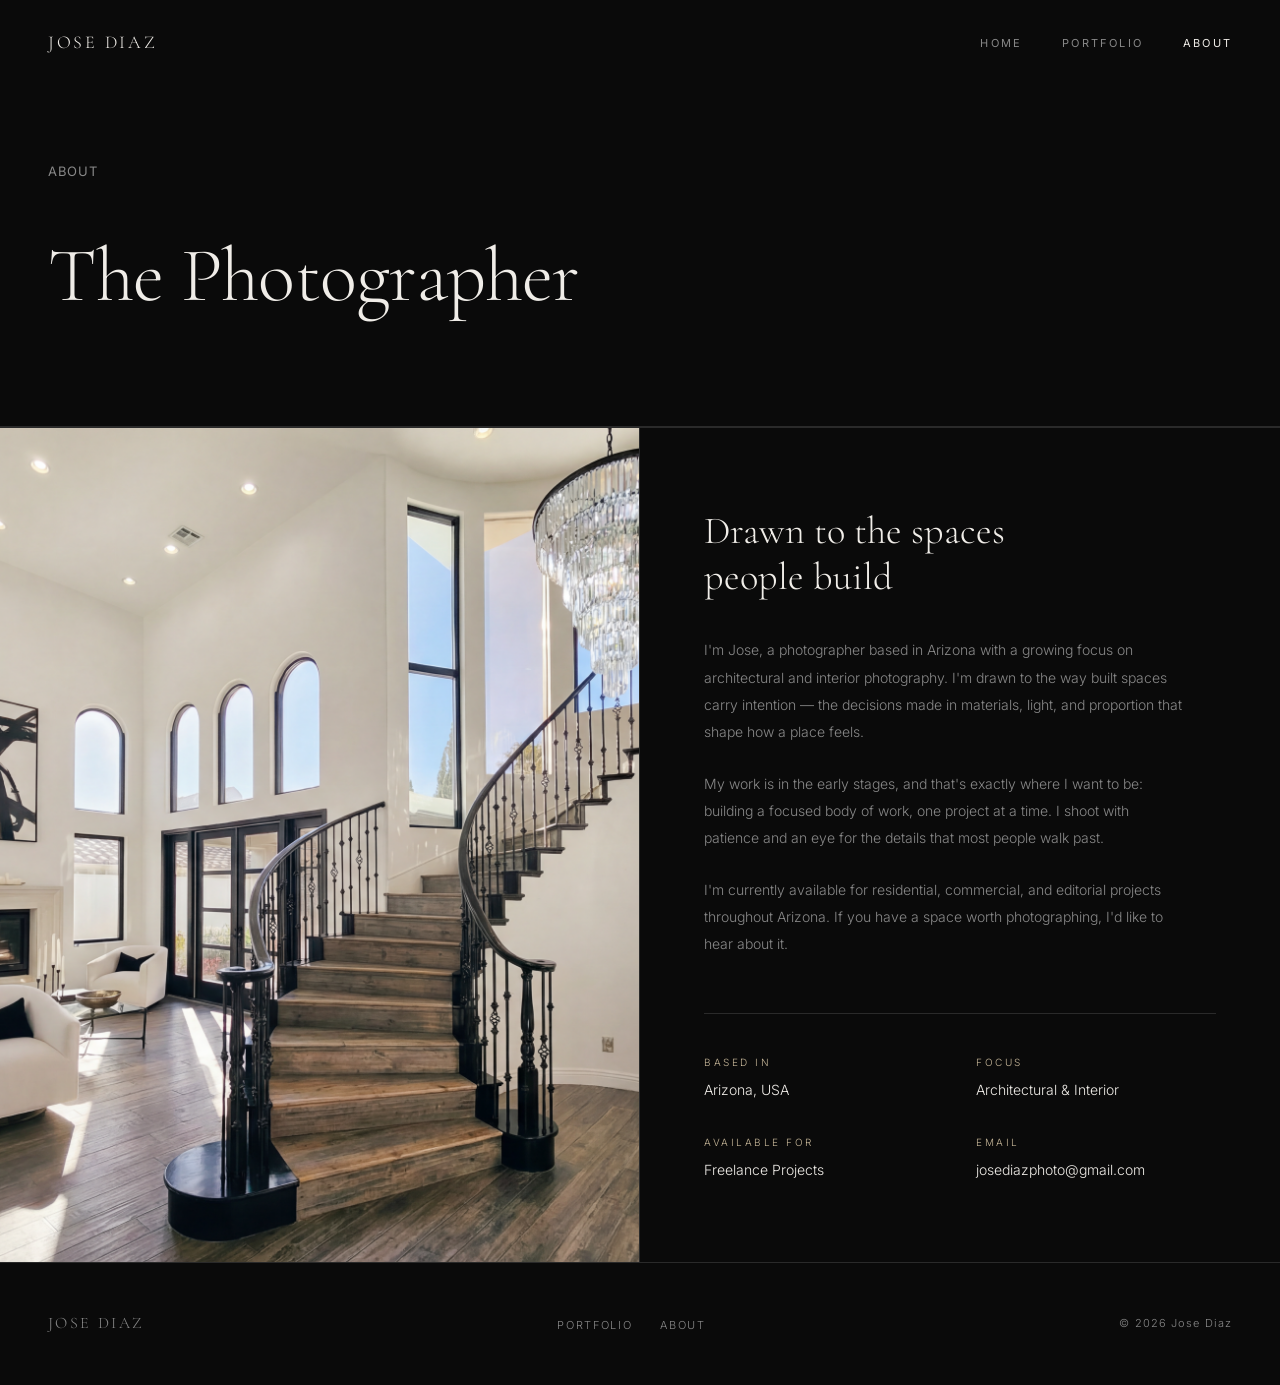
<file: About/index.html>
<!DOCTYPE html>
<html lang="en">
<head>
  <meta charset="UTF-8">
  <meta name="viewport" content="width=device-width, initial-scale=1.0">
  <title>About — Jose Diaz</title>
  <meta name="description" content="About Jose Diaz — architectural photographer based in Arizona.">
  <link rel="stylesheet" href="../css/style.css">
</head>
<body>

  <nav class="nav" aria-label="Main navigation">
    <a class="nav-logo" href="/">Jose Diaz</a>
    <button class="nav-toggle" aria-label="Toggle menu" aria-expanded="false">
      <span></span><span></span><span></span>
    </button>
    <ul class="nav-links" role="list">
      <li><a href="/">Home</a></li>
      <li><a href="/portfolio/">Portfolio</a></li>
      <li><a href="/about/" class="active">About</a></li>
    </ul>
  </nav>

  <header class="page-header fade-up">
    <p class="section-label">About</p>
    <h1>The Photographer</h1>
  </header>

  <section class="about-grid" aria-label="About Jose Diaz">
    <div class="about-image-col">
      <img src="../images/architectural/Staircase.png" alt="Jose Diaz" style="height: 100%; object-fit: cover;">
    </div>
    <div class="about-text-col fade-up">
      <h2>Drawn to the spaces<br>people build</h2>
      <p>I'm Jose, a photographer based in Arizona with a growing focus on architectural and interior photography. I'm drawn to the way built spaces carry intention — the decisions made in materials, light, and proportion that shape how a place feels.</p>
      <p>My work is in the early stages, and that's exactly where I want to be: building a focused body of work, one project at a time. I shoot with patience and an eye for the details that most people walk past.</p>
      <p>I'm currently available for residential, commercial, and editorial projects throughout Arizona. If you have a space worth photographing, I'd like to hear about it.</p>

      <div class="about-detail-list">
        <div class="detail-item"><label>Based in</label><span>Arizona, USA</span></div>
        <div class="detail-item"><label>Focus</label><span>Architectural &amp; Interior</span></div>
        <div class="detail-item"><label>Available for</label><span>Freelance Projects</span></div>
        <div class="detail-item"><label>Email</label><span>josediazphoto@gmail.com</span></div>
      </div>
    </div>
  </section>

  <footer class="site-footer">
    <span class="footer-logo">Jose Diaz</span>
    <ul class="footer-links" role="list">
      <li><a href="/portfolio/">Portfolio</a></li>
      <li><a href="/about/">About</a></li>
    </ul>
    <p class="footer-copy">&copy; <span id="year"></span> Jose Diaz</p>
  </footer>

  <script src="../js/main.js"></script>
  <script>document.getElementById('year').textContent = new Date().getFullYear();</script>
</body>
</html>
</file>
<file: css/style.css>
/* ============================================
   JOSE DIAZ — ARCHITECTURAL PHOTOGRAPHY
   style.css
   ============================================ */

@import url('https://fonts.googleapis.com/css2?family=Cormorant+Garamond:ital,wght@0,300;0,400;0,500;1,300;1,400&family=Inter:wght@300;400;500&display=swap');

/* ── Reset & Base ── */
*, *::before, *::after {
  box-sizing: border-box;
  margin: 0;
  padding: 0;
}

:root {
  --black:      #0a0a0a;
  --surface:    #141414;
  --border:     #2a2a2a;
  --stone:      #c8b89a;
  --off-white:  #f0ede8;
  --muted:      #888;
  --font-display: 'Cormorant Garamond', serif;
  --font-body:    'Inter', sans-serif;
}

html { scroll-behavior: smooth; }

body {
  background: var(--black);
  color: var(--off-white);
  font-family: var(--font-body);
  font-weight: 300;
  font-size: 15px;
  line-height: 1.6;
  -webkit-font-smoothing: antialiased;
}

img {
  display: block;
  width: 100%;
  height: 100%;
  object-fit: cover;
}

a {
  color: inherit;
  text-decoration: none;
}

/* ── Navigation ── */
.nav {
  position: fixed;
  top: 0;
  left: 0;
  right: 0;
  z-index: 100;
  display: flex;
  align-items: center;
  justify-content: space-between;
  padding: 28px 48px;
  transition: background 0.4s ease, padding 0.3s ease;
}

.nav.scrolled {
  background: rgba(10, 10, 10, 0.92);
  backdrop-filter: blur(12px);
  padding: 18px 48px;
  border-bottom: 1px solid var(--border);
}

.nav-logo {
  font-family: var(--font-display);
  font-size: 18px;
  font-weight: 300;
  letter-spacing: 0.15em;
  text-transform: uppercase;
  color: var(--off-white);
}

.nav-links {
  display: flex;
  gap: 40px;
  list-style: none;
}

.nav-links a {
  font-size: 11px;
  font-weight: 400;
  letter-spacing: 0.2em;
  text-transform: uppercase;
  color: var(--muted);
  transition: color 0.2s;
}

.nav-links a:hover,
.nav-links a.active {
  color: var(--off-white);
}

.nav-toggle {
  display: none;
  flex-direction: column;
  gap: 5px;
  cursor: pointer;
  background: none;
  border: none;
  padding: 4px;
}

.nav-toggle span {
  display: block;
  width: 22px;
  height: 1px;
  background: var(--off-white);
  transition: all 0.3s;
}

/* ── Hero ── */
.hero {
  position: relative;
  height: 100vh;
  min-height: 600px;
  overflow: hidden;
}

.hero-image {
  position: absolute;
  inset: 0;
  width: 100%;
  height: 100%;
  object-fit: cover;
  filter: brightness(0.55);
  transform: scale(1.02);
  transition: transform 8s ease;
}

.hero.loaded .hero-image {
  transform: scale(1);
}

.hero-content {
  position: absolute;
  inset: 0;
  display: flex;
  flex-direction: column;
  justify-content: flex-end;
  padding: 72px 48px;
}

.hero-eyebrow {
  font-size: 11px;
  font-weight: 400;
  letter-spacing: 0.3em;
  text-transform: uppercase;
  color: #d4c4a8;
  margin-bottom: 20px;
}

.hero-name {
  font-family: var(--font-display);
  font-size: clamp(56px, 8vw, 110px);
  font-weight: 300;
  letter-spacing: -0.01em;
  line-height: 0.95;
  color: var(--off-white);
  margin-bottom: 28px;
}

.hero-sub {
  font-size: 13px;
  font-weight: 300;
  letter-spacing: 0.25em;
  text-transform: uppercase;
  color: #b0b0b0;
  max-width: 360px;
  line-height: 1.8;
}

.hero-cta {
  margin-top: 48px;
  display: inline-flex;
  align-items: center;
  gap: 14px;
  font-size: 11px;
  font-weight: 400;
  letter-spacing: 0.25em;
  text-transform: uppercase;
  color: var(--off-white);
  border-bottom: 1px solid var(--stone);
  padding-bottom: 6px;
  transition: gap 0.3s, color 0.2s;
  width: fit-content;
}

.hero-cta:hover {
  gap: 22px;
  color: var(--stone);
}

.hero-cta::after {
  content: '→';
  font-size: 14px;
}

.scroll-hint {
  position: absolute;
  bottom: 36px;
  right: 48px;
  display: flex;
  align-items: center;
  gap: 10px;
  font-size: 10px;
  letter-spacing: 0.2em;
  text-transform: uppercase;
  color: var(--muted);
}

.scroll-hint::before {
  content: '';
  display: block;
  width: 1px;
  height: 48px;
  background: var(--stone);
  opacity: 0.6;
}

/* ── Intro Strip ── */
.intro-strip {
  display: grid;
  grid-template-columns: 1fr 1fr;
  min-height: 50vh;
}

.intro-text {
  padding: 96px 64px;
  display: flex;
  flex-direction: column;
  justify-content: center;
  border-right: 1px solid var(--border);
}

.section-label {
  font-size: 10px;
  font-weight: 400;
  letter-spacing: 0.3em;
  text-transform: uppercase;
  color: var(--stone);
  margin-bottom: 32px;
}

.intro-text h2 {
  font-family: var(--font-display);
  font-size: clamp(32px, 4vw, 52px);
  font-weight: 300;
  line-height: 1.2;
  color: var(--off-white);
  margin-bottom: 28px;
}

.intro-text p {
  font-size: 14px;
  color: var(--muted);
  max-width: 380px;
  line-height: 1.9;
  margin-bottom: 20px;
}

.btn-outline {
  display: inline-flex;
  align-items: center;
  gap: 12px;
  font-size: 11px;
  font-weight: 400;
  letter-spacing: 0.2em;
  text-transform: uppercase;
  color: var(--off-white);
  border: 1px solid var(--border);
  padding: 14px 28px;
  margin-top: 20px;
  transition: border-color 0.2s, color 0.2s;
  width: fit-content;
}

.btn-outline:hover {
  border-color: var(--stone);
  color: var(--stone);
}

.intro-image {
  position: relative;
  overflow: hidden;
  min-height: 400px;
}

.intro-image img {
  width: 100%;
  height: 100%;
  object-fit: cover;
  transition: transform 0.8s ease;
}

.intro-image:hover img {
  transform: scale(1.04);
}

/* ── Featured Section ── */
.featured-section {
  padding: 96px 48px;
  border-top: 1px solid var(--border);
}

.featured-section h2 {
  font-family: var(--font-display);
  font-size: clamp(28px, 3vw, 42px);
  font-weight: 300;
  color: var(--off-white);
  margin-bottom: 56px;
  padding-bottom: 20px;
  border-bottom: 1px solid var(--border);
  display: flex;
  align-items: baseline;
  justify-content: space-between;
}

.featured-section h2 a {
  font-size: 11px;
  font-weight: 400;
  letter-spacing: 0.2em;
  text-transform: uppercase;
  color: var(--muted);
  transition: color 0.2s;
}

.featured-section h2 a:hover { color: var(--stone); }

.featured-grid {
  display: grid;
  grid-template-columns: 2fr 1fr;
  grid-template-rows: auto auto;
  gap: 3px;
}

.featured-item {
  position: relative;
  overflow: hidden;
  cursor: pointer;
  background: var(--surface);
}

.featured-item:first-child {
  grid-row: span 2;
  min-height: 600px;
}

.featured-item:not(:first-child) {
  min-height: 290px;
}

.featured-item img {
  width: 100%;
  height: 100%;
  object-fit: cover;
  transition: transform 0.7s ease;
}

.featured-item:hover img {
  transform: scale(1.05);
}

.featured-item-label {
  position: absolute;
  bottom: 0;
  left: 0;
  right: 0;
  padding: 32px 24px 20px;
  background: linear-gradient(to top, rgba(0,0,0,0.75) 0%, transparent 100%);
  font-size: 11px;
  letter-spacing: 0.15em;
  text-transform: uppercase;
  color: rgba(240,237,232,0.6);
  opacity: 0;
  transition: opacity 0.3s;
}

.featured-item:hover .featured-item-label {
  opacity: 1;
}

/* ── Page Header ── */
.page-header {
  padding: 160px 48px 72px;
  border-bottom: 1px solid var(--border);
}

.page-header h1 {
  font-family: var(--font-display);
  font-size: clamp(40px, 6vw, 80px);
  font-weight: 300;
  letter-spacing: -0.01em;
  color: var(--off-white);
  margin-bottom: 16px;
}

.page-header p {
  font-size: 13px;
  color: var(--muted);
  letter-spacing: 0.05em;
  max-width: 500px;
  line-height: 1.8;
}

/* ── Gallery Controls ── */
.gallery-controls {
  display: flex;
  align-items: center;
  gap: 32px;
  padding: 28px 48px;
  border-bottom: 1px solid var(--border);
}

.filter-btn {
  font-size: 11px;
  font-weight: 400;
  letter-spacing: 0.2em;
  text-transform: uppercase;
  color: var(--muted);
  background: none;
  border: none;
  cursor: pointer;
  padding: 4px 0;
  border-bottom: 1px solid transparent;
  transition: color 0.2s, border-color 0.2s;
}

.filter-btn:hover,
.filter-btn.active {
  color: var(--off-white);
  border-color: var(--stone);
}

.gallery-count {
  margin-left: auto;
  font-size: 11px;
  color: var(--muted);
  letter-spacing: 0.1em;
}

/* ── Masonry Gallery ── */
.gallery {
  columns: 3;
  column-gap: 3px;
  padding: 3px;
}

.gallery-item {
  break-inside: avoid;
  margin-bottom: 3px;
  position: relative;
  overflow: hidden;
  cursor: pointer;
  background: var(--surface);
}

.gallery-item img {
  display: block;
  width: 100%;
  height: auto;
  transition: transform 0.6s ease;
}

.gallery-item:hover img {
  transform: scale(1.04);
}

.gallery-item-overlay {
  position: absolute;
  inset: 0;
  background: rgba(10,10,10,0.5);
  opacity: 0;
  transition: opacity 0.3s;
  display: flex;
  align-items: center;
  justify-content: center;
}

.gallery-item:hover .gallery-item-overlay {
  opacity: 1;
}

.overlay-icon {
  width: 40px;
  height: 40px;
  border: 1px solid rgba(240,237,232,0.6);
  border-radius: 50%;
  display: flex;
  align-items: center;
  justify-content: center;
  color: var(--off-white);
  font-size: 18px;
}

/* ── Lightbox ── */
.lightbox {
  position: fixed;
  inset: 0;
  z-index: 1000;
  background: rgba(10, 10, 10, 0.96);
  display: flex;
  align-items: center;
  justify-content: center;
  opacity: 0;
  pointer-events: none;
  transition: opacity 0.3s;
}

.lightbox.open {
  opacity: 1;
  pointer-events: all;
}

.lightbox-inner {
  position: relative;
  max-width: 90vw;
  max-height: 88vh;
  display: flex;
  align-items: center;
  justify-content: center;
}

.lightbox-img {
  max-width: 90vw;
  max-height: 85vh;
  width: auto;
  height: auto;
  object-fit: contain;
  display: block;
}

.lightbox-close {
  position: fixed;
  top: 28px;
  right: 36px;
  background: none;
  border: none;
  color: var(--muted);
  font-size: 28px;
  cursor: pointer;
  z-index: 1010;
  line-height: 1;
  transition: color 0.2s;
  font-weight: 200;
}

.lightbox-close:hover { color: var(--off-white); }

.lightbox-prev,
.lightbox-next {
  position: fixed;
  top: 50%;
  transform: translateY(-50%);
  background: none;
  border: 1px solid var(--border);
  color: var(--muted);
  font-size: 18px;
  width: 48px;
  height: 48px;
  display: flex;
  align-items: center;
  justify-content: center;
  cursor: pointer;
  transition: color 0.2s, border-color 0.2s;
}

.lightbox-prev { left: 24px; }
.lightbox-next { right: 24px; }

.lightbox-prev:hover,
.lightbox-next:hover {
  color: var(--off-white);
  border-color: var(--stone);
}

.lightbox-caption {
  position: fixed;
  bottom: 28px;
  left: 50%;
  transform: translateX(-50%);
  font-size: 11px;
  letter-spacing: 0.2em;
  text-transform: uppercase;
  color: var(--muted);
  white-space: nowrap;
}

/* ── About Page ── */
.about-grid {
  display: grid;
  grid-template-columns: 1fr 1fr;
  min-height: 80vh;
  border-top: 1px solid var(--border);
}

.about-image-col {
  position: relative;
  overflow: hidden;
  min-height: 500px;
  border-right: 1px solid var(--border);
}

.about-image-col img {
  width: 100%;
  height: 100%;
  object-fit: cover;
}

.about-text-col {
  padding: 80px 64px;
}

.about-text-col h2 {
  font-family: var(--font-display);
  font-size: clamp(28px, 3vw, 44px);
  font-weight: 300;
  color: var(--off-white);
  margin-bottom: 36px;
  line-height: 1.2;
}

.about-text-col p {
  font-size: 14px;
  color: var(--muted);
  line-height: 1.95;
  margin-bottom: 24px;
  max-width: 480px;
}

.about-detail-list {
  margin-top: 56px;
  padding-top: 40px;
  border-top: 1px solid var(--border);
  display: grid;
  grid-template-columns: 1fr 1fr;
  gap: 32px;
}

.detail-item label {
  display: block;
  font-size: 10px;
  letter-spacing: 0.25em;
  text-transform: uppercase;
  color: var(--stone);
  margin-bottom: 8px;
}

.detail-item span {
  font-size: 14px;
  color: var(--off-white);
}

/* ── Contact ── */
.contact-section {
  padding: 96px 64px;
  border-top: 1px solid var(--border);
  display: grid;
  grid-template-columns: 1fr 1fr;
  gap: 80px;
  align-items: start;
}

.contact-section h2 {
  font-family: var(--font-display);
  font-size: clamp(32px, 4vw, 56px);
  font-weight: 300;
  color: var(--off-white);
  line-height: 1.1;
  margin-bottom: 20px;
}

.contact-section > div:first-child p {
  font-size: 14px;
  color: var(--muted);
  max-width: 380px;
  line-height: 1.9;
}

.contact-links {
  margin-top: 40px;
  display: flex;
  flex-direction: column;
  gap: 0;
}

.contact-link-item {
  display: flex;
  flex-direction: column;
  gap: 4px;
  padding: 20px 0;
  border-bottom: 1px solid var(--border);
}

.contact-link-item label {
  font-size: 10px;
  letter-spacing: 0.25em;
  text-transform: uppercase;
  color: var(--stone);
}

.contact-link-item a,
.contact-link-item span {
  font-size: 15px;
  color: var(--off-white);
  transition: color 0.2s;
}

.contact-link-item a:hover { color: var(--stone); }

/* ── Contact Form ── */
.contact-form {
  display: flex;
  flex-direction: column;
  gap: 24px;
}

.form-group {
  display: flex;
  flex-direction: column;
  gap: 8px;
}

.form-group label {
  font-size: 10px;
  letter-spacing: 0.2em;
  text-transform: uppercase;
  color: var(--muted);
}

.form-group input,
.form-group textarea {
  background: var(--surface);
  border: 1px solid var(--border);
  color: var(--off-white);
  font-family: var(--font-body);
  font-size: 14px;
  font-weight: 300;
  padding: 14px 18px;
  outline: none;
  transition: border-color 0.2s;
  resize: none;
  width: 100%;
}

.form-group input:focus,
.form-group textarea:focus {
  border-color: var(--stone);
}

.form-group input::placeholder,
.form-group textarea::placeholder {
  color: var(--muted);
}

.btn-submit {
  display: inline-flex;
  align-items: center;
  gap: 12px;
  font-family: var(--font-body);
  font-size: 11px;
  font-weight: 400;
  letter-spacing: 0.2em;
  text-transform: uppercase;
  color: var(--black);
  background: var(--stone);
  border: none;
  padding: 16px 32px;
  cursor: pointer;
  transition: background 0.2s;
  width: fit-content;
}

.btn-submit:hover {
  background: var(--off-white);
}

/* ── Footer ── */
.site-footer {
  padding: 48px;
  border-top: 1px solid var(--border);
  display: flex;
  align-items: center;
  justify-content: space-between;
}

.footer-logo {
  font-family: var(--font-display);
  font-size: 16px;
  font-weight: 300;
  letter-spacing: 0.15em;
  text-transform: uppercase;
  color: var(--muted);
}

.footer-copy {
  font-size: 11px;
  color: var(--muted);
  letter-spacing: 0.1em;
}

.footer-links {
  display: flex;
  gap: 28px;
  list-style: none;
}

.footer-links a {
  font-size: 11px;
  letter-spacing: 0.15em;
  text-transform: uppercase;
  color: var(--muted);
  transition: color 0.2s;
}

.footer-links a:hover { color: var(--stone); }

/* ── Animations ── */
.fade-up {
  opacity: 0;
  transform: translateY(24px);
  transition: opacity 0.7s ease, transform 0.7s ease;
}

.fade-up.visible {
  opacity: 1;
  transform: translateY(0);
}

/* ── Responsive ── */
@media (max-width: 900px) {
  .nav { padding: 22px 24px; }
  .nav.scrolled { padding: 16px 24px; }

  .nav-links {
    display: none;
    position: fixed;
    inset: 0;
    background: var(--black);
    flex-direction: column;
    align-items: center;
    justify-content: center;
    gap: 40px;
    z-index: 99;
  }

  .nav-links.open { display: flex; }
  .nav-links a { font-size: 14px; }
  .nav-toggle { display: flex; z-index: 101; }

  .hero-content { padding: 64px 24px; }
  .scroll-hint { display: none; }

  .intro-strip { grid-template-columns: 1fr; }
  .intro-text {
    padding: 64px 24px;
    border-right: none;
    border-bottom: 1px solid var(--border);
  }
  .intro-image { min-height: 300px; }

  .featured-section { padding: 64px 24px; }
  .featured-grid { grid-template-columns: 1fr; }
  .featured-item:first-child { grid-row: span 1; min-height: 300px; }
  .featured-item:not(:first-child) { min-height: 220px; }

  .page-header { padding: 120px 24px 48px; }
  .gallery-controls { padding: 20px 24px; flex-wrap: wrap; gap: 16px; }
  .gallery { columns: 2; }

  .about-grid { grid-template-columns: 1fr; }
  .about-image-col {
    min-height: 340px;
    border-right: none;
    border-bottom: 1px solid var(--border);
  }
  .about-text-col { padding: 48px 24px; }
  .about-detail-list { grid-template-columns: 1fr; }

  .contact-section { padding: 64px 24px; grid-template-columns: 1fr; gap: 48px; }

  .site-footer {
    padding: 32px 24px;
    flex-direction: column;
    gap: 20px;
    text-align: center;
  }
  .footer-links { justify-content: center; }
}

@media (max-width: 600px) {
  .gallery { columns: 1; }
}

@media (prefers-reduced-motion: reduce) {
  *, .fade-up, .hero-image { transition: none !important; animation: none !important; }
}
</file>
